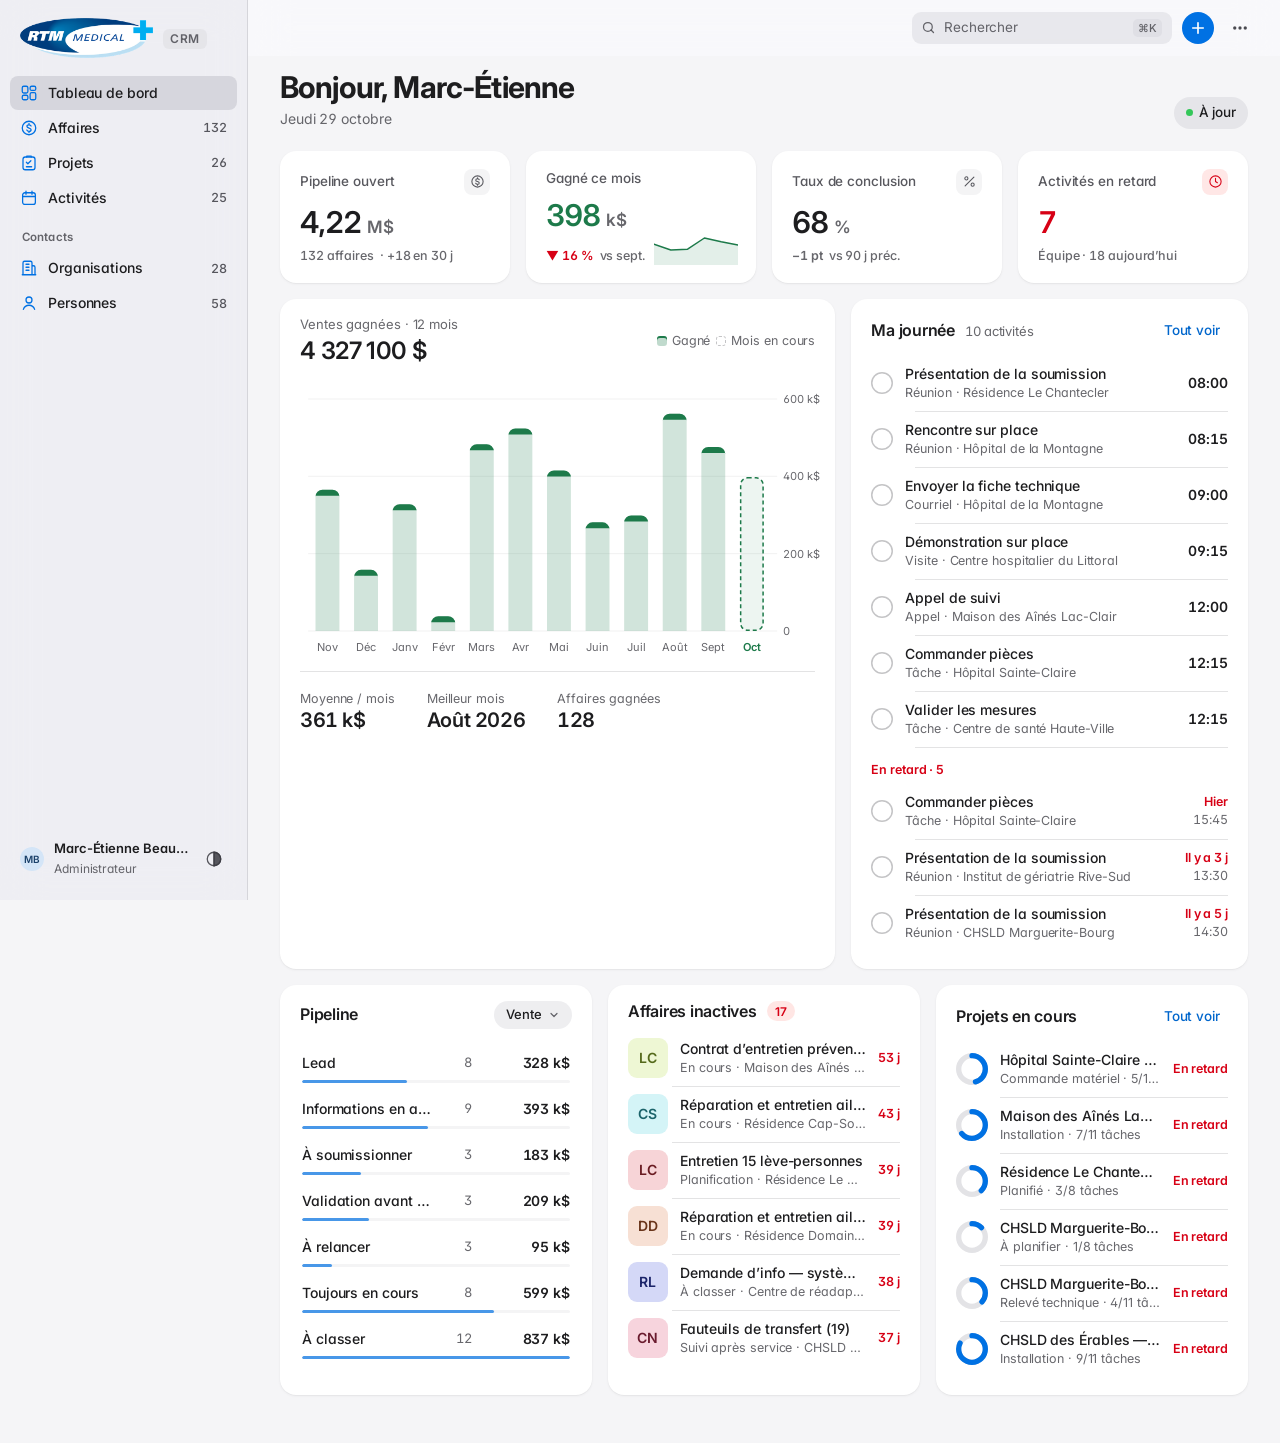
<file: index.html>
<!doctype html>
<html lang="fr-CA">
<head>
  <meta charset="utf-8">
  <meta name="viewport" content="width=device-width, initial-scale=1, viewport-fit=cover">
  <meta name="color-scheme" content="light dark">
  <meta name="theme-color" content="#f5f5f7" media="(prefers-color-scheme: light)">
  <meta name="theme-color" content="#000000" media="(prefers-color-scheme: dark)">
  <title>CRM RTM</title>
  <link rel="icon" href="data:image/svg+xml,%3Csvg xmlns='http://www.w3.org/2000/svg' viewBox='0 0 32 32'%3E%3Crect width='32' height='32' rx='8' fill='%230071e3'/%3E%3Cpath d='M16 9v14M9 16h14' stroke='white' stroke-width='3.5' stroke-linecap='round'/%3E%3C/svg%3E">
  <link rel="preconnect" href="https://fonts.googleapis.com">
  <link rel="stylesheet" href="https://fonts.googleapis.com/css2?family=Inter:opsz,wght@14..32,400..700&display=swap">
  <link rel="stylesheet" href="css/app.css">
</head>
<body>
  <div class="app" id="app"></div>
  <noscript>Le prototype CRM RTM nécessite JavaScript.</noscript>
  <script src="js/data.js"></script>
  <script src="js/app.js"></script>
</body>
</html>
</file>
<file: css/app.css>
/* CRM RTM — système visuel « Apple »
 * Base : railconfig/design-kit/APPLE.md (HIG, couleurs système, remplissages plutôt que contours)
 * + dashboard-design skill (KPI calmes, une couleur d'action, couleur réservée aux problèmes).
 * Écart assumé vs APPLE.md : cartes blanches avec ombre très douce sur fond gris groupé (macOS),
 * car le kanban a besoin de séparer des cartes rapprochées sans contours. */

:root {
  color-scheme: light;
  --bg: #f5f5f7;
  --side: rgba(236, 236, 241, 0.72);
  --surface: #ffffff;
  --surface-2: #f2f2f6;
  --surface-3: #e8e8ed;
  --fill: rgba(118, 118, 128, 0.12);
  --fill-2: rgba(118, 118, 128, 0.08);
  --fill-strong: rgba(118, 118, 128, 0.2);
  --sep: rgba(60, 60, 67, 0.14);
  --hair: rgba(0, 0, 0, 0.06);
  --ink: #1d1d1f;
  --ink-2: rgba(60, 60, 67, 0.78);
  --ink-3: rgba(60, 60, 67, 0.56);
  --ink-4: rgba(60, 60, 67, 0.3);
  --accent: #0071e3;
  --accent-ink: #0066cc;
  --on-accent: #ffffff;
  --ok: #248a3d;
  --ok-fill: #34c759;
  --warn: #b25000;
  --warn-fill: #ff9f0a;
  --danger: #d70015;
  --danger-fill: #ff3b30;
  --money: #1d7a4a;
  --purple: #8944ab;
  --tip: rgba(29, 29, 31, 0.94);
  --glass: rgba(250, 250, 252, 0.72);
  --glass-thick: rgba(255, 255, 255, 0.86);
  --glass-edge: rgba(0, 0, 0, 0.08);
  --blur: saturate(180%) blur(20px);
  --shadow-card: 0 0.5px 1px rgba(0, 0, 0, 0.05), 0 1px 3px rgba(0, 0, 0, 0.05);
  --shadow-lift: 0 2px 6px rgba(0, 0, 0, 0.06), 0 12px 28px -6px rgba(0, 0, 0, 0.14);
  --shadow-pop: 0 0 0 0.5px rgba(0, 0, 0, 0.08), 0 10px 40px -8px rgba(0, 0, 0, 0.22), 0 2px 8px rgba(0, 0, 0, 0.06);
  --shadow-sheet: 0 0 0 0.5px rgba(0, 0, 0, 0.06), 0 24px 80px -12px rgba(0, 0, 0, 0.3);
  --scrim: rgba(0, 0, 0, 0.18);

  --font: -apple-system, BlinkMacSystemFont, 'SF Pro Text', 'Inter', 'Segoe UI', system-ui, sans-serif;
  --font-display: -apple-system, BlinkMacSystemFont, 'SF Pro Display', 'Inter Display', 'Inter', 'Segoe UI', system-ui, sans-serif;
  --mono: ui-monospace, 'SF Mono', SFMono-Regular, Menlo, monospace;

  --r-sheet: 22px;
  --r-card: 16px;
  --r-ctl: 10px;
  --r-sm: 8px;
  --ease: cubic-bezier(0.16, 1, 0.3, 1);
  --spring: cubic-bezier(0.34, 1.4, 0.64, 1);
  --side-w: 248px;
  --bar-h: 56px;
}

@media (prefers-color-scheme: dark) {
  :root:not([data-theme='light']) {
    color-scheme: dark;
    --bg: #000000; --side: rgba(28, 28, 30, 0.72); --surface: #1c1c1e; --surface-2: #2c2c2e; --surface-3: #3a3a3c;
    --fill: rgba(118, 118, 128, 0.24); --fill-2: rgba(118, 118, 128, 0.16); --fill-strong: rgba(118, 118, 128, 0.34);
    --sep: rgba(84, 84, 88, 0.6); --hair: rgba(255, 255, 255, 0.07);
    --ink: #f5f5f7; --ink-2: rgba(235, 235, 245, 0.72); --ink-3: rgba(235, 235, 245, 0.5); --ink-4: rgba(235, 235, 245, 0.24);
    --accent: #0a84ff; --accent-ink: #409cff; --ok: #30d158; --ok-fill: #30d158; --warn: #ff9f0a; --warn-fill: #ff9f0a;
    --danger: #ff453a; --danger-fill: #ff453a; --money: #30d158; --purple: #bf5af2; --tip: rgba(58, 58, 60, 0.96);
    --glass: rgba(22, 22, 24, 0.72); --glass-thick: rgba(44, 44, 46, 0.86); --glass-edge: rgba(255, 255, 255, 0.1);
    --shadow-card: 0 0 0 0.5px rgba(255, 255, 255, 0.06); --shadow-lift: 0 0 0 0.5px rgba(255, 255, 255, 0.1), 0 16px 32px -8px rgba(0, 0, 0, 0.6);
    --shadow-pop: 0 0 0 0.5px rgba(255, 255, 255, 0.12), 0 16px 48px -8px rgba(0, 0, 0, 0.7);
    --shadow-sheet: 0 0 0 0.5px rgba(255, 255, 255, 0.1), 0 24px 80px -12px rgba(0, 0, 0, 0.8); --scrim: rgba(0, 0, 0, 0.5);
  }
}
:root[data-theme='dark'] {
  color-scheme: dark;
  --bg: #000000; --side: rgba(28, 28, 30, 0.72); --surface: #1c1c1e; --surface-2: #2c2c2e; --surface-3: #3a3a3c;
  --fill: rgba(118, 118, 128, 0.24); --fill-2: rgba(118, 118, 128, 0.16); --fill-strong: rgba(118, 118, 128, 0.34);
  --sep: rgba(84, 84, 88, 0.6); --hair: rgba(255, 255, 255, 0.07);
  --ink: #f5f5f7; --ink-2: rgba(235, 235, 245, 0.72); --ink-3: rgba(235, 235, 245, 0.5); --ink-4: rgba(235, 235, 245, 0.24);
  --accent: #0a84ff; --accent-ink: #409cff; --ok: #30d158; --ok-fill: #30d158; --warn: #ff9f0a; --warn-fill: #ff9f0a;
  --danger: #ff453a; --danger-fill: #ff453a; --money: #30d158; --purple: #bf5af2; --tip: rgba(58, 58, 60, 0.96);
  --glass: rgba(22, 22, 24, 0.72); --glass-thick: rgba(44, 44, 46, 0.86); --glass-edge: rgba(255, 255, 255, 0.1);
  --shadow-card: 0 0 0 0.5px rgba(255, 255, 255, 0.06); --shadow-lift: 0 0 0 0.5px rgba(255, 255, 255, 0.1), 0 16px 32px -8px rgba(0, 0, 0, 0.6);
  --shadow-pop: 0 0 0 0.5px rgba(255, 255, 255, 0.12), 0 16px 48px -8px rgba(0, 0, 0, 0.7);
  --shadow-sheet: 0 0 0 0.5px rgba(255, 255, 255, 0.1), 0 24px 80px -12px rgba(0, 0, 0, 0.8); --scrim: rgba(0, 0, 0, 0.5);
}

*, *::before, *::after { box-sizing: border-box; }
html { -webkit-text-size-adjust: 100%; }
body {
  margin: 0; background: var(--bg); color: var(--ink);
  font: 400 14px/1.43 var(--font); letter-spacing: -0.006em;
  -webkit-font-smoothing: antialiased; -moz-osx-font-smoothing: grayscale;
  font-feature-settings: 'cv11', 'ss01'; /* Inter : formes plus proches de SF */
}
button, input, select, textarea { font: inherit; color: inherit; letter-spacing: inherit; }
button { cursor: pointer; background: none; border: 0; padding: 0; }
a { color: var(--accent-ink); text-decoration: none; }
.num, .tab { font-variant-numeric: tabular-nums; }
svg.i { width: 18px; height: 18px; flex: none; stroke: currentColor; fill: none; stroke-width: 1.7; stroke-linecap: round; stroke-linejoin: round; }
.sr { position: absolute; width: 1px; height: 1px; overflow: hidden; clip: rect(0 0 0 0); white-space: nowrap; }
:focus-visible { outline: 3px solid color-mix(in srgb, var(--accent) 45%, transparent); outline-offset: 2px; border-radius: 8px; }

/* ———————————————————————— Shell ———————————————————————— */
.app { display: grid; grid-template-columns: var(--side-w) minmax(0, 1fr); min-height: 100vh; min-height: 100dvh; }
.side {
  position: sticky; top: 0; height: 100vh; height: 100dvh; display: flex; flex-direction: column;
  padding: 14px 10px 12px; background: var(--side); -webkit-backdrop-filter: var(--blur); backdrop-filter: var(--blur);
  border-right: 0.5px solid var(--sep); z-index: 20;
}
.brand { display: flex; align-items: center; gap: 10px; padding: 6px 10px 18px; }
.brand-mark {
  width: 30px; height: 30px; border-radius: 8px; display: grid; place-items: center; flex: none;
  background: linear-gradient(180deg, #2b8cff, #0062d6); box-shadow: inset 0 0.5px 0 rgba(255, 255, 255, 0.4), 0 1px 2px rgba(0, 60, 140, 0.3);
}
.brand-mark svg { width: 16px; height: 16px; stroke: #fff; stroke-width: 3; stroke-linecap: round; }
.brand b { display: block; font: 600 15px/1.1 var(--font-display); letter-spacing: -0.02em; }
.brand span { font-size: 12px; color: var(--ink-3); }
.side-label { font-size: 11.5px; font-weight: 600; color: var(--ink-3); padding: 14px 12px 6px; letter-spacing: 0.01em; }
.nav { display: flex; flex-direction: column; gap: 1px; }
.nav a {
  display: flex; align-items: center; gap: 10px; height: 34px; padding: 0 10px; border-radius: 8px;
  color: var(--ink); font-size: 14px; font-weight: 500; transition: background 0.15s;
}
.nav a svg.i { color: var(--accent); width: 18px; height: 18px; }
.nav a:hover { background: var(--fill-2); }
.nav a[aria-current='page'] { background: var(--fill-strong); }
.nav a .count { margin-left: auto; font-size: 12.5px; color: var(--ink-3); font-weight: 500; font-variant-numeric: tabular-nums; }
.side-foot { margin-top: auto; display: flex; align-items: center; gap: 10px; padding: 10px; border-radius: 12px; }
.side-foot .who { min-width: 0; }
.side-foot .who b { display: block; font-size: 13px; font-weight: 600; white-space: nowrap; overflow: hidden; text-overflow: ellipsis; }
.side-foot .who span { font-size: 12px; color: var(--ink-3); }
.side-foot .icon-btn { margin-left: auto; }

.main { min-width: 0; display: flex; flex-direction: column; }
.bar {
  position: sticky; top: 0; z-index: 15; height: var(--bar-h); display: flex; align-items: center; gap: 10px;
  padding: 0 24px; background: var(--glass); -webkit-backdrop-filter: var(--blur); backdrop-filter: var(--blur);
  border-bottom: 0.5px solid transparent; transition: border-color 0.2s;
}
.bar.scrolled { border-bottom-color: var(--sep); }
.bar-title { font: 600 15px/1 var(--font-display); letter-spacing: -0.015em; opacity: 0; transform: translateY(4px); transition: opacity 0.2s, transform 0.25s var(--ease); white-space: nowrap; overflow: hidden; text-overflow: ellipsis; }
.bar.scrolled .bar-title { opacity: 1; transform: none; }
.bar .spacer { flex: 1; }
.search {
  position: relative; display: flex; align-items: center; width: 260px; height: 32px; border-radius: 9px; background: var(--fill);
  padding: 0 10px 0 30px; transition: width 0.3s var(--ease), background 0.2s;
}
.search svg.i { position: absolute; left: 9px; width: 15px; height: 15px; color: var(--ink-3); stroke-width: 2; }
.search input { border: 0; outline: 0; background: none; width: 100%; font-size: 13.5px; }
.search input::placeholder { color: var(--ink-3); }
.search kbd { font: 500 11px var(--font); color: var(--ink-3); background: var(--fill-2); border-radius: 5px; padding: 2px 5px; }
.search:focus-within { background: var(--surface); box-shadow: 0 0 0 3.5px color-mix(in srgb, var(--accent) 30%, transparent), 0 0 0 0.5px var(--accent); }

.content { padding: 8px 32px 48px; max-width: 1680px; width: 100%; }
.content.wide { max-width: none; }
.page-head { display: flex; align-items: flex-end; gap: 16px; flex-wrap: wrap; margin: 6px 0 22px; }
.page-head h1 { margin: 0; font: 700 30px/1.15 var(--font-display); letter-spacing: -0.028em; }
.page-head .sub { color: var(--ink-3); font-size: 14px; margin-top: 4px; font-variant-numeric: tabular-nums; }
.page-head .tools { margin-left: auto; display: flex; align-items: center; gap: 8px; flex-wrap: wrap; }

/* ———————————————————————— Contrôles ———————————————————————— */
.btn {
  display: inline-flex; align-items: center; justify-content: center; gap: 6px; height: 32px; padding: 0 14px;
  border-radius: 999px; background: var(--fill); color: var(--ink); font-size: 13.5px; font-weight: 500; white-space: nowrap;
  transition: transform 0.12s, background 0.15s, opacity 0.15s;
}
.btn:hover { background: var(--fill-strong); }
.btn:active { transform: scale(0.97); }
.btn svg.i { width: 16px; height: 16px; stroke-width: 2; }
.btn.primary { background: var(--accent); color: var(--on-accent); }
.btn.primary:hover { background: color-mix(in srgb, var(--accent) 88%, #000); }
.btn.ok { background: color-mix(in srgb, var(--ok-fill) 16%, transparent); color: var(--ok); }
.btn.ok:hover { background: color-mix(in srgb, var(--ok-fill) 24%, transparent); }
.btn.danger { background: color-mix(in srgb, var(--danger-fill) 12%, transparent); color: var(--danger); }
.btn.danger:hover { background: color-mix(in srgb, var(--danger-fill) 20%, transparent); }
.btn.plain { background: none; color: var(--accent-ink); padding: 0 8px; }
.btn.plain:hover { background: var(--fill-2); }
.btn.lg { height: 40px; padding: 0 20px; font-size: 15px; }
.icon-btn {
  width: 32px; height: 32px; border-radius: 999px; display: inline-grid; place-items: center; color: var(--ink-2);
  transition: background 0.15s, transform 0.12s;
}
.icon-btn:hover { background: var(--fill); color: var(--ink); }
.icon-btn:active { transform: scale(0.94); }

.seg { display: inline-flex; padding: 2px; border-radius: 9px; background: var(--fill); position: relative; min-width: 0; }
.seg button {
  position: relative; z-index: 1; height: 28px; padding: 0 14px; border-radius: 7px; font-size: 13px; font-weight: 500;
  color: var(--ink); white-space: nowrap; overflow: hidden; text-overflow: ellipsis; min-width: 0; display: inline-flex; align-items: center; gap: 6px;
}
.seg button svg.i { width: 15px; height: 15px; }
.seg button[aria-pressed='true'] { background: var(--surface); box-shadow: 0 1px 3px rgba(0, 0, 0, 0.1), 0 0 0 0.5px rgba(0, 0, 0, 0.04); font-weight: 600; }
:root[data-theme='dark'] .seg button[aria-pressed='true'] { background: #636366; }
@media (prefers-color-scheme: dark) { :root:not([data-theme='light']) .seg button[aria-pressed='true'] { background: #636366; } }

.pill {
  display: inline-flex; align-items: center; gap: 6px; height: 32px; padding: 0 12px 0 12px; border-radius: 999px;
  background: var(--fill); font-size: 13.5px; font-weight: 500; white-space: nowrap; transition: background 0.15s;
}
.pill:hover { background: var(--fill-strong); }
.pill .chev { width: 12px; height: 12px; color: var(--ink-3); stroke-width: 2.4; }
.pill .dot { width: 7px; height: 7px; border-radius: 50%; background: var(--ok-fill); }

.badge {
  display: inline-flex; align-items: center; gap: 4px; height: 20px; padding: 0 8px; border-radius: 999px;
  font-size: 12px; font-weight: 600; white-space: nowrap; background: var(--fill); color: var(--ink-2);
}
.badge.ok { background: color-mix(in srgb, var(--ok-fill) 16%, transparent); color: var(--ok); }
.badge.warn { background: color-mix(in srgb, var(--warn-fill) 18%, transparent); color: var(--warn); }
.badge.danger { background: color-mix(in srgb, var(--danger-fill) 13%, transparent); color: var(--danger); }
.badge.accent { background: color-mix(in srgb, var(--accent) 12%, transparent); color: var(--accent-ink); }
.badge.purple { background: color-mix(in srgb, var(--purple) 13%, transparent); color: var(--purple); }
.badge svg.i { width: 12px; height: 12px; stroke-width: 2.4; }

.avatar {
  --h: 211; width: 24px; height: 24px; border-radius: 50%; flex: none; display: inline-grid; place-items: center;
  font-size: 10px; font-weight: 600; letter-spacing: 0.01em; color: hsl(var(--h) 55% 32%); background: hsl(var(--h) 70% 90%);
}
:root[data-theme='dark'] .avatar { color: hsl(var(--h) 80% 82%); background: hsl(var(--h) 35% 28%); }
@media (prefers-color-scheme: dark) { :root:not([data-theme='light']) .avatar { color: hsl(var(--h) 80% 82%); background: hsl(var(--h) 35% 28%); } }
.avatar.lg { width: 40px; height: 40px; font-size: 14px; }
.avatar.xl { width: 56px; height: 56px; font-size: 19px; }
.avatar.sq { border-radius: 9px; }
.avatar.xl.sq { border-radius: 14px; }

.card { background: var(--surface); border-radius: var(--r-card); box-shadow: var(--shadow-card); }
.card-head { display: flex; align-items: center; gap: 10px; padding: 16px 20px 6px; }
.card-head h2 { margin: 0; font: 600 16px/1.3 var(--font-display); letter-spacing: -0.015em; }
.card-head .meta { color: var(--ink-3); font-size: 13px; }
.card-head .end { margin-left: auto; display: flex; gap: 6px; align-items: center; }
.card-body { padding: 8px 20px 18px; }

/* ———————————————————————— Tableau de bord ———————————————————————— */
.kpis { display: grid; grid-template-columns: repeat(4, minmax(0, 1fr)); gap: 16px; margin-bottom: 16px; }
.kpi { padding: 18px 20px 18px; position: relative; display: flex; flex-direction: column; gap: 2px; min-height: 128px; }
.kpi .lbl { display: flex; align-items: center; gap: 8px; color: var(--ink-2); font-size: 13.5px; font-weight: 500; }
.kpi .lbl .ico { width: 26px; height: 26px; border-radius: 8px; display: grid; place-items: center; background: var(--fill-2); color: var(--ink-2); margin-left: auto; }
.kpi .lbl .ico svg.i { width: 15px; height: 15px; }
.kpi .val { font: 600 30px/1.15 var(--font-display); letter-spacing: -0.03em; margin-top: 8px; font-variant-numeric: tabular-nums; }
.kpi .val small { font-size: 17px; font-weight: 600; color: var(--ink-3); margin-left: 1px; letter-spacing: -0.01em; }
.kpi .delta { font-size: 12.5px; font-weight: 500; color: var(--ink-3); font-variant-numeric: tabular-nums; margin-top: auto; padding-top: 6px; display: flex; align-items: center; gap: 6px; }
.delta .up { color: var(--ok); font-weight: 600; }
.delta .down { color: var(--danger); font-weight: 600; }
.delta .flat { color: var(--ink-3); font-weight: 600; }
.kpi .spark { position: absolute; right: 18px; bottom: 18px; width: 84px; height: 30px; }

.grid-2 { display: grid; grid-template-columns: minmax(0, 7fr) minmax(0, 5fr); gap: 16px; margin-bottom: 16px; }
.grid-3 { display: grid; grid-template-columns: repeat(3, minmax(0, 1fr)); gap: 16px; }

.chart { position: relative; height: 268px; margin-top: 8px; touch-action: pan-y; }
.chart svg { width: 100%; height: 100%; overflow: visible; display: block; }
.chart .axis { font-size: 11px; fill: var(--ink-3); font-variant-numeric: tabular-nums; }
.chart .grid { stroke: var(--sep); stroke-width: 0.5; }
.chart .bar-fill { fill: color-mix(in srgb, var(--money) 20%, transparent); transition: fill 0.15s; }
.chart .bar-cap { fill: var(--money); }
.chart .bcol:hover .bar-fill, .chart .bcol.on .bar-fill { fill: color-mix(in srgb, var(--money) 34%, transparent); }
.chart .bcol .hit { fill: transparent; }
.chart .bcol.on .colring { stroke: var(--ink-4); }
.chart .prev { fill: none; stroke: var(--ink-4); stroke-width: 1.5; stroke-dasharray: 3 4; }
.chart-sum { display: flex; gap: 32px; padding: 18px 0 2px; margin-top: 14px; border-top: 0.5px solid var(--sep); flex-wrap: wrap; }
.chart-sum div { display: flex; flex-direction: column; }
.chart-sum span { font-size: 12.5px; color: var(--ink-3); }
.chart-sum b { font: 600 20px/1.2 var(--font-display); letter-spacing: -0.02em; font-variant-numeric: tabular-nums; }
.legend { display: flex; gap: 14px; font-size: 12.5px; color: var(--ink-3); align-items: center; }
.legend i { display: inline-block; width: 10px; height: 10px; border-radius: 3px; margin-right: 5px; vertical-align: -1px; }

.rank { list-style: none; margin: 0; padding: 0; }
.rank li { position: relative; display: flex; align-items: center; gap: 10px; height: 46px; padding: 0 2px 6px; font-size: 14px; cursor: pointer; border-radius: 8px; }
.rank li:hover .rk-name { color: var(--accent-ink); }
.rank .rk-name { flex: 1; min-width: 0; overflow: hidden; text-overflow: ellipsis; white-space: nowrap; font-weight: 500; transition: color 0.15s; }
.rank .rk-n { color: var(--ink-3); font-size: 13px; width: 28px; text-align: right; font-variant-numeric: tabular-nums; }
.rank .rk-v { font-variant-numeric: tabular-nums; font-weight: 600; width: 88px; text-align: right; }
.rank .track { position: absolute; left: 2px; right: 2px; bottom: 6px; height: 3px; border-radius: 3px; background: var(--fill-2); overflow: hidden; }
.rank .track i { display: block; height: 100%; border-radius: 3px; background: color-mix(in srgb, var(--accent) 70%, transparent); transition: width 0.6s var(--ease); }
.rank li:hover .track i { background: var(--accent); }
.rank .track i.warn { background: var(--warn-fill); }

.rows { list-style: none; margin: 0; padding: 0; }
.rows > li { position: relative; display: flex; align-items: center; gap: 12px; min-height: 56px; padding: 8px 0; cursor: pointer; }
.rows > li + li::before { content: ''; position: absolute; top: 0; left: 44px; right: 0; height: 0.5px; background: var(--sep); }
.rows .r-main { flex: 1; min-width: 0; }
.rows .r-main b { display: block; font-weight: 500; font-size: 14px; white-space: nowrap; overflow: hidden; text-overflow: ellipsis; }
.rows .r-main span { display: block; color: var(--ink-3); font-size: 12.5px; white-space: nowrap; overflow: hidden; text-overflow: ellipsis; }
.rows .r-end { text-align: right; font-size: 12.5px; color: var(--ink-3); white-space: nowrap; font-variant-numeric: tabular-nums; }
.rows .r-end.late { color: var(--danger); font-weight: 600; }
.rows li:hover .r-main b { color: var(--accent-ink); }
.act-ico { width: 32px; height: 32px; border-radius: 50%; display: grid; place-items: center; background: var(--fill-2); color: var(--ink-2); flex: none; }
.act-ico svg.i { width: 16px; height: 16px; }
.act-ico.late { background: color-mix(in srgb, var(--danger-fill) 12%, transparent); color: var(--danger); }
.check {
  width: 22px; height: 22px; border-radius: 50%; flex: none; display: grid; place-items: center;
  box-shadow: inset 0 0 0 1.5px var(--ink-4); transition: background 0.2s, box-shadow 0.2s, transform 0.15s var(--spring);
}
.check svg { width: 12px; height: 12px; stroke: #fff; stroke-width: 3; fill: none; opacity: 0; transform: scale(0.6); transition: 0.2s var(--spring); }
.check:hover { box-shadow: inset 0 0 0 1.5px var(--accent); }
.check.on { background: var(--accent); box-shadow: none; }
.check.on svg { opacity: 1; transform: none; }
.check:active { transform: scale(0.88); }

.funnel { display: flex; flex-direction: column; gap: 6px; }

/* ———————————————————————— Kanban ———————————————————————— */
.board-wrap { margin: 0 -32px; padding: 0 32px; overflow-x: auto; overscroll-behavior-x: contain; scroll-padding: 0 32px; scrollbar-width: thin; }
.board { display: grid; grid-auto-flow: column; grid-auto-columns: minmax(272px, 1fr); gap: 12px; padding-bottom: 24px; min-height: calc(100dvh - 210px); }
.col { display: flex; flex-direction: column; min-width: 0; border-radius: 18px; background: var(--fill-2); padding: 4px; transition: background 0.2s, box-shadow 0.2s; }
.col.drop { background: color-mix(in srgb, var(--accent) 9%, transparent); box-shadow: inset 0 0 0 1.5px color-mix(in srgb, var(--accent) 35%, transparent); }
.col-head { padding: 12px 12px 10px; }
.col-head .t { display: flex; align-items: center; gap: 8px; }
.col-head h3 { margin: 0; font-size: 13.5px; font-weight: 600; letter-spacing: -0.01em; white-space: nowrap; overflow: hidden; text-overflow: ellipsis; }
.col-head .n { font-size: 12px; font-weight: 600; color: var(--ink-3); background: var(--fill); border-radius: 999px; padding: 1px 7px; font-variant-numeric: tabular-nums; }
.col-head .sum { font-size: 13px; color: var(--ink-3); margin-top: 3px; font-variant-numeric: tabular-nums; }
.col-head .meter { height: 3px; border-radius: 3px; background: var(--fill); margin-top: 10px; overflow: hidden; }
.col-head .meter i { display: block; height: 100%; background: color-mix(in srgb, var(--accent) 60%, transparent); border-radius: 3px; }
.col-body { display: flex; flex-direction: column; gap: 6px; padding: 2px 0 6px; flex: 1; min-height: 60px; }
.col-add { height: 34px; border-radius: 12px; color: var(--ink-3); font-size: 13px; font-weight: 500; display: flex; align-items: center; justify-content: center; gap: 6px; opacity: 0; transition: opacity 0.15s, background 0.15s; }
.col:hover .col-add { opacity: 1; }
.col-add:hover { background: var(--fill); color: var(--ink); }
.col-add svg.i { width: 15px; height: 15px; }

.dcard {
  background: var(--surface); border-radius: 13px; padding: 12px 13px 11px; box-shadow: var(--shadow-card);
  cursor: grab; user-select: none; position: relative; transition: box-shadow 0.2s, transform 0.2s var(--ease), opacity 0.2s;
}
.dcard:hover { box-shadow: var(--shadow-lift); }
.dcard:active { cursor: grabbing; }
.dcard.dragging { opacity: 0.35; transform: scale(0.98); }
.dcard.ghost { position: fixed; pointer-events: none; z-index: 1000; box-shadow: 0 24px 48px -12px rgba(0, 0, 0, 0.32), 0 0 0 0.5px rgba(0, 0, 0, 0.06); transform: rotate(2deg) scale(1.03); transition: none; }
.dcard .t { font-size: 14px; font-weight: 600; letter-spacing: -0.012em; line-height: 1.3; display: -webkit-box; -webkit-line-clamp: 2; -webkit-box-orient: vertical; overflow: hidden; }
.dcard .o { font-size: 12.5px; color: var(--ink-3); margin-top: 3px; white-space: nowrap; overflow: hidden; text-overflow: ellipsis; }
.dcard .f { display: flex; align-items: center; gap: 6px; margin-top: 10px; }
.dcard .v { font-size: 13.5px; font-weight: 600; font-variant-numeric: tabular-nums; }
.dcard .f .avatar { margin-left: auto; width: 22px; height: 22px; font-size: 9.5px; }
.dcard .labels { display: flex; gap: 4px; margin-bottom: 7px; }
.dcard .labels .badge { height: 18px; font-size: 11px; padding: 0 7px; }
.astat { width: 20px; height: 20px; border-radius: 50%; display: grid; place-items: center; }
.astat svg.i { width: 13px; height: 13px; stroke-width: 2.2; }
.astat.none { color: var(--warn); }
.astat.late { color: var(--danger); background: color-mix(in srgb, var(--danger-fill) 12%, transparent); }
.astat.today { color: var(--ok); background: color-mix(in srgb, var(--ok-fill) 14%, transparent); }
.astat.planned { color: var(--ink-3); }
.rot { font-size: 11.5px; font-weight: 600; color: var(--danger); }

/* Barre de résumé du pipeline */
.pl-summary { display: flex; gap: 22px; align-items: center; flex-wrap: wrap; color: var(--ink-3); font-size: 13px; margin: -10px 0 16px; font-variant-numeric: tabular-nums; }
.pl-summary b { color: var(--ink); font-weight: 600; }
.pl-summary .sep { width: 1px; height: 14px; background: var(--sep); }

/* ———————————————————————— Tableaux ———————————————————————— */
.table-card { overflow: hidden; }
.tbl-scroll { overflow-x: auto; }
table.tbl { width: 100%; border-collapse: separate; border-spacing: 0; font-size: 13.5px; }
.tbl th {
  text-align: left; font-weight: 500; font-size: 12.5px; color: var(--ink-3); padding: 12px 14px 10px; white-space: nowrap;
  border-bottom: 0.5px solid var(--sep); position: sticky; top: 0; background: var(--surface); cursor: pointer; user-select: none;
}
.tbl th:first-child, .tbl td:first-child { padding-left: 20px; }
.tbl th:last-child, .tbl td:last-child { padding-right: 20px; }
.tbl th .arr { display: inline-block; width: 10px; color: var(--accent); }
.tbl th.r, .tbl td.r { text-align: right; }
.tbl td { padding: 0 14px; height: 52px; border-bottom: 0.5px solid var(--sep); white-space: nowrap; font-variant-numeric: tabular-nums; }
.tbl tr:last-child td { border-bottom: 0; }
.tbl tbody tr { cursor: pointer; transition: background 0.12s; }
.tbl tbody tr:hover { background: var(--fill-2); }
.tbl .t-main { font-weight: 500; max-width: 260px; overflow: hidden; text-overflow: ellipsis; }
.tbl .muted { color: var(--ink-3); }
.tbl .who { display: inline-flex; align-items: center; gap: 8px; }
.tbl tfoot td { font-weight: 600; color: var(--ink-2); background: var(--surface-2); border-top: 0.5px solid var(--sep); height: 44px; }
.stage-dots { display: inline-flex; gap: 3px; vertical-align: middle; margin-right: 8px; }
.stage-dots i { width: 7px; height: 7px; border-radius: 50%; border-radius: 2px; background: var(--fill-strong); }
.stage-dots i.on { background: var(--accent); }

/* ———————————————————————— Prévisions ———————————————————————— */
.forecast { display: grid; grid-auto-flow: column; grid-auto-columns: minmax(250px, 1fr); gap: 12px; }
.fc-col .col-head .sum b { color: var(--ink); }

/* ———————————————————————— Chronologie (Gantt) ———————————————————————— */
.gantt { overflow-x: auto; }
.gantt-inner { min-width: 980px; position: relative; }
.g-row { display: grid; grid-template-columns: 300px 1fr; align-items: center; height: 52px; border-bottom: 0.5px solid var(--sep); }
.g-row.head { height: 40px; position: sticky; top: 0; z-index: 2; background: var(--surface); }
.g-name { padding: 0 16px 0 20px; min-width: 0; cursor: pointer; }
.g-name b { display: block; font-weight: 500; font-size: 13.5px; white-space: nowrap; overflow: hidden; text-overflow: ellipsis; }
.g-name span { display: block; font-size: 12px; color: var(--ink-3); white-space: nowrap; overflow: hidden; text-overflow: ellipsis; }
.g-track { position: relative; height: 100%; }
.g-month { position: absolute; top: 0; bottom: 0; border-left: 0.5px solid var(--sep); font-size: 12px; color: var(--ink-3); padding: 12px 0 0 8px; font-weight: 500; }
.g-bar {
  position: absolute; top: 14px; height: 24px; border-radius: 7px; background: color-mix(in srgb, var(--accent) 16%, var(--surface));
  overflow: hidden; cursor: pointer; display: flex; align-items: center; transition: filter 0.15s;
}
.g-bar:hover { filter: brightness(0.97) saturate(1.2); }
.g-bar i { position: absolute; inset: 0 auto 0 0; background: var(--accent); border-radius: 7px 0 0 7px; }
.g-bar span { position: relative; font-size: 11.5px; font-weight: 600; padding: 0 8px; color: var(--ink); white-space: nowrap; mix-blend-mode: normal; }
.g-bar i + span { color: var(--on-accent); }
.g-bar.risque { background: color-mix(in srgb, var(--danger-fill) 14%, var(--surface)); }
.g-bar.risque i { background: var(--danger-fill); }
.g-today { position: absolute; top: 0; bottom: 0; width: 2px; background: var(--danger-fill); z-index: 3; border-radius: 1px; pointer-events: none; }
.g-today::before { content: 'Auj.'; position: absolute; top: 4px; left: 50%; transform: translateX(-50%); font-size: 10.5px; font-weight: 700; color: #fff; background: var(--danger-fill); border-radius: 5px; padding: 1px 5px; }

/* Carte de projet */
.pcard .prog { display: flex; align-items: center; gap: 8px; margin-top: 10px; font-size: 12px; color: var(--ink-3); font-variant-numeric: tabular-nums; }
.ring { width: 18px; height: 18px; flex: none; transform: rotate(-90deg); }
.ring circle { fill: none; stroke-width: 3; }
.ring .bg { stroke: var(--fill-strong); }
.ring .fg { stroke: var(--accent); stroke-linecap: round; transition: stroke-dashoffset 0.6s var(--ease); }
.ring.done .fg { stroke: var(--ok-fill); }
.pcard .dates { font-size: 12px; color: var(--ink-3); margin-top: 3px; font-variant-numeric: tabular-nums; }
.pcard .dates.late { color: var(--danger); font-weight: 600; }

/* ———————————————————————— Feuille / inspecteur ———————————————————————— */
.scrim { position: fixed; inset: 0; background: var(--scrim); z-index: 50; opacity: 0; transition: opacity 0.3s; }
.scrim.on { opacity: 1; }
.sheet {
  position: fixed; top: 10px; right: 10px; bottom: 10px; width: min(560px, calc(100vw - 20px)); z-index: 60;
  background: var(--surface); border-radius: var(--r-sheet); box-shadow: var(--shadow-sheet);
  display: flex; flex-direction: column; overflow: hidden;
  transform: translateX(calc(100% + 24px)); transition: transform 0.45s var(--ease);
}
.sheet.on { transform: none; }
.sheet-top { display: flex; align-items: center; gap: 6px; padding: 12px 12px 0 16px; }
.sheet-top .crumb { font-size: 13px; color: var(--ink-3); flex: 1; min-width: 0; white-space: nowrap; overflow: hidden; text-overflow: ellipsis; }
.sheet-scroll { overflow-y: auto; flex: 1; padding: 8px 24px 28px; overscroll-behavior: contain; }
.sheet h2 { font: 700 24px/1.2 var(--font-display); letter-spacing: -0.025em; margin: 6px 0 4px; }
.sheet .lead { color: var(--ink-3); font-size: 14px; display: flex; align-items: center; gap: 6px; flex-wrap: wrap; }
.sheet .bigval { font: 600 28px/1.2 var(--font-display); letter-spacing: -0.025em; font-variant-numeric: tabular-nums; margin-top: 16px; }
.sheet .actions { display: flex; gap: 8px; margin-top: 16px; flex-wrap: wrap; }
.stagebar { display: flex; gap: 3px; margin: 20px 0 6px; }
.stagebar button { flex: 1; height: 28px; border-radius: 6px; background: var(--fill); font-size: 0; position: relative; transition: background 0.2s; }
.stagebar button:first-child { border-radius: 9px 4px 4px 9px; }
.stagebar button:last-child { border-radius: 4px 9px 9px 4px; }
.stagebar button.on { background: color-mix(in srgb, var(--accent) 75%, transparent); }
.stagebar button.cur { background: var(--accent); }
.stagebar button:hover { background: color-mix(in srgb, var(--accent) 50%, transparent); }
.stagebar-lbl { display: flex; justify-content: space-between; font-size: 12.5px; color: var(--ink-3); }
.stagebar-lbl b { color: var(--ink); font-weight: 600; }
.group { background: var(--surface-2); border-radius: 14px; margin-top: 20px; }
.group-h { font-size: 13px; color: var(--ink-3); margin: 24px 4px 8px; display: flex; align-items: center; }
.group-h .end { margin-left: auto; }
.group + .group-h, .group-h:first-child { margin-top: 24px; }
.group .g-h-in { margin-top: 0; }
.kv { display: flex; align-items: center; min-height: 44px; padding: 10px 16px; gap: 12px; position: relative; font-size: 14px; }
.kv + .kv::before { content: ''; position: absolute; top: 0; left: 16px; right: 0; height: 0.5px; background: var(--sep); }
.kv .k { color: var(--ink-2); flex: none; width: 140px; }
.kv .v { flex: 1; min-width: 0; text-align: right; font-weight: 500; font-variant-numeric: tabular-nums; overflow: hidden; text-overflow: ellipsis; white-space: nowrap; }
.kv .v a { font-weight: 500; }
.kv.link { cursor: pointer; }
.kv.link:hover { background: var(--fill-2); }
.kv .chev { width: 14px; height: 14px; color: var(--ink-4); stroke-width: 2.4; }
.timeline { list-style: none; margin: 0; padding: 4px 0; }
.timeline li { display: flex; gap: 12px; padding: 10px 16px; position: relative; font-size: 14px; align-items: flex-start; }
.timeline li + li::before { content: ''; position: absolute; top: 0; left: 60px; right: 0; height: 0.5px; background: var(--sep); }
.timeline .tl-main { flex: 1; min-width: 0; }
.timeline .tl-main b { font-weight: 500; display: block; }
.timeline .tl-main span { color: var(--ink-3); font-size: 12.5px; }
.timeline .tl-main p { margin: 4px 0 0; color: var(--ink-2); line-height: 1.5; }
.timeline .done b { color: var(--ink-3); text-decoration: line-through; text-decoration-color: var(--ink-4); }
.composer { display: flex; gap: 8px; padding: 10px; }
.composer textarea {
  flex: 1; resize: none; min-height: 40px; max-height: 140px; border: 0; outline: 0; border-radius: 10px; padding: 10px 12px;
  background: var(--surface); font-size: 14px; line-height: 1.4; box-shadow: 0 0 0 0.5px var(--sep);
}
.composer textarea:focus { box-shadow: 0 0 0 3.5px color-mix(in srgb, var(--accent) 30%, transparent), 0 0 0 0.5px var(--accent); }
.tabs-in { margin-top: 24px; }

/* ———————————————————————— Popover / menu ———————————————————————— */
.pop {
  position: fixed; z-index: 80; min-width: 220px; max-width: 320px; padding: 6px; border-radius: 14px;
  background: var(--glass-thick); -webkit-backdrop-filter: var(--blur); backdrop-filter: var(--blur);
  box-shadow: var(--shadow-pop); transform-origin: top left; animation: pop-in 0.2s var(--ease);
  max-height: min(70vh, 480px); overflow-y: auto;
}
@keyframes pop-in { from { opacity: 0; transform: scale(0.96) translateY(-4px); } }
.pop .m-sec { font-size: 12px; color: var(--ink-3); font-weight: 600; padding: 8px 10px 4px; }
.pop button.m {
  display: flex; align-items: center; gap: 10px; width: 100%; height: 32px; padding: 0 10px; border-radius: 8px; font-size: 13.5px; text-align: left;
}
.pop button.m:hover { background: var(--accent); color: var(--on-accent); }
.pop button.m:hover .m-meta, .pop button.m:hover .m-check { color: var(--on-accent); }
.pop button.m .m-check { width: 14px; height: 14px; color: var(--accent-ink); stroke-width: 2.6; flex: none; }
.pop button.m .m-meta { margin-left: auto; color: var(--ink-3); font-size: 12.5px; font-variant-numeric: tabular-nums; }
.pop button.m .m-lbl { flex: 1; min-width: 0; white-space: nowrap; overflow: hidden; text-overflow: ellipsis; }
.pop hr { border: 0; height: 0.5px; background: var(--sep); margin: 5px 10px; }

/* ———————————————————————— Modale ———————————————————————— */
.modal-wrap { position: fixed; inset: 0; z-index: 70; display: grid; place-items: center; padding: 20px; }
.modal {
  width: min(520px, 100%); background: var(--surface); border-radius: var(--r-sheet); box-shadow: var(--shadow-sheet);
  animation: modal-in 0.35s var(--ease); max-height: calc(100dvh - 40px); display: flex; flex-direction: column;
}
@keyframes modal-in { from { opacity: 0; transform: scale(0.95) translateY(8px); } }
.modal-h { display: flex; align-items: center; padding: 18px 20px 4px; }
.modal-h h2 { margin: 0; font: 700 19px/1.3 var(--font-display); letter-spacing: -0.02em; flex: 1; }
.modal-b { padding: 12px 20px; overflow-y: auto; }
.modal-f { display: flex; justify-content: flex-end; gap: 8px; padding: 12px 20px 20px; }
.field { display: flex; flex-direction: column; gap: 6px; margin-bottom: 14px; }
.field label { font-size: 13px; color: var(--ink-2); font-weight: 500; }
.field input, .field select {
  height: 38px; border: 0; outline: 0; border-radius: 10px; padding: 0 12px; background: var(--surface-2); font-size: 15px;
  transition: box-shadow 0.15s; appearance: none; -webkit-appearance: none;
}
.field select { background-image: url("data:image/svg+xml,%3Csvg xmlns='http://www.w3.org/2000/svg' width='12' height='12' viewBox='0 0 24 24' fill='none' stroke='%238e8e93' stroke-width='3' stroke-linecap='round' stroke-linejoin='round'%3E%3Cpath d='m7 9 5 5 5-5'/%3E%3C/svg%3E"); background-repeat: no-repeat; background-position: right 12px center; padding-right: 32px; }
.field input:focus, .field select:focus { box-shadow: 0 0 0 3.5px color-mix(in srgb, var(--accent) 30%, transparent), 0 0 0 0.5px var(--accent); }
.field-row { display: grid; grid-template-columns: 1fr 1fr; gap: 12px; }

/* ———————————————————————— Toast / tooltip ———————————————————————— */
.toast {
  position: fixed; left: 50%; bottom: 28px; z-index: 90; transform: translate(-50%, 20px); opacity: 0; pointer-events: none;
  display: flex; align-items: center; gap: 10px; height: 44px; padding: 0 8px 0 16px; border-radius: 999px;
  background: var(--tip); color: #fff; font-size: 14px; font-weight: 500; box-shadow: 0 12px 32px -8px rgba(0, 0, 0, 0.35);
  -webkit-backdrop-filter: var(--blur); backdrop-filter: var(--blur); transition: transform 0.4s var(--spring), opacity 0.25s;
}
.toast.on { transform: translate(-50%, 0); opacity: 1; pointer-events: auto; }
.toast .ti { width: 20px; height: 20px; border-radius: 50%; background: var(--ok-fill); display: grid; place-items: center; }
.toast .ti svg { width: 12px; height: 12px; stroke: #fff; stroke-width: 3; fill: none; }
.toast button { color: #64b5ff; font-weight: 600; padding: 0 12px; height: 32px; border-radius: 999px; }
.toast button:hover { background: rgba(255, 255, 255, 0.1); }
.tip {
  position: fixed; z-index: 100; pointer-events: none; background: var(--tip); color: #fff; border-radius: 10px; padding: 8px 11px;
  font-size: 12px; box-shadow: 0 8px 24px -6px rgba(0, 0, 0, 0.3); opacity: 0; transition: opacity 0.12s; max-width: 260px;
}
.tip.on { opacity: 1; }
.tip b { display: block; font: 600 16px/1.25 var(--font-display); letter-spacing: -0.01em; font-variant-numeric: tabular-nums; }
.tip span { color: rgba(255, 255, 255, 0.66); }

.empty { text-align: center; padding: 56px 20px; color: var(--ink-3); }
.empty b { display: block; color: var(--ink); font-size: 17px; font-weight: 600; margin-bottom: 4px; }

.filter-chips { display: flex; gap: 6px; flex-wrap: wrap; margin: -8px 0 16px; }
.chip-x { display: inline-flex; align-items: center; gap: 4px; height: 28px; padding: 0 6px 0 12px; border-radius: 999px; background: color-mix(in srgb, var(--accent) 12%, transparent); color: var(--accent-ink); font-size: 13px; font-weight: 500; }
.chip-x button { width: 20px; height: 20px; border-radius: 50%; display: grid; place-items: center; }
.chip-x button:hover { background: color-mix(in srgb, var(--accent) 18%, transparent); }
.chip-x svg.i { width: 11px; height: 11px; stroke-width: 2.6; }

/* Organisation / personne : en-tête de fiche */
.ident { display: flex; gap: 14px; align-items: center; margin-top: 6px; }
.ident h2 { margin: 0; }
.mini-stats { display: grid; grid-template-columns: repeat(3, 1fr); gap: 8px; margin-top: 18px; }
.mini-stats div { background: var(--surface-2); border-radius: 12px; padding: 10px 12px; }
.mini-stats span { display: block; font-size: 12px; color: var(--ink-3); }
.mini-stats b { font: 600 18px/1.3 var(--font-display); letter-spacing: -0.02em; font-variant-numeric: tabular-nums; }
.int-note { display: flex; gap: 10px; align-items: center; padding: 12px 14px; border-radius: 12px; background: color-mix(in srgb, var(--accent) 8%, transparent); color: var(--ink-2); font-size: 13px; margin-top: 16px; }
.int-note svg.i { color: var(--accent); }

/* Barre d'onglets iPhone */
.tabbar { display: none; }
.mobile-only { display: none; }

/* ———————————————————————— Responsive ———————————————————————— */
@media (min-width: 1800px) {
  .content { max-width: 2040px; }
}
@media (max-width: 1240px) {
  .kpis { grid-template-columns: repeat(2, minmax(0, 1fr)); }
  .grid-2 { grid-template-columns: minmax(0, 1fr); }
  .grid-3 { grid-template-columns: repeat(2, minmax(0, 1fr)); }
  .search { width: 200px; }
}
@media (max-width: 1024px) {
  :root { --side-w: 72px; }
  .side { padding: 14px 10px; align-items: center; }
  .brand { padding: 6px 0 16px; }
  .brand > div, .side-label, .nav a .lbl, .nav a .count, .side-foot .who, .side-foot .icon-btn { display: none; }
  .nav a { width: 48px; justify-content: center; padding: 0; height: 40px; }
  .nav a svg.i { width: 20px; height: 20px; }
  .side-foot { padding: 6px; }
}
@media (max-width: 760px) {
  .app { grid-template-columns: minmax(0, 1fr); }
  .side { display: none; }
  .bar { padding: 0 16px; height: 52px; }
  .bar .search { display: none; }
  .content { padding: 4px 16px 112px; }
  .page-head { margin: 4px 0 16px; gap: 12px; }
  .page-head h1 { font-size: 30px; }
  .page-head .tools { margin-left: 0; width: 100%; }
  .page-head .tools .seg { flex: 1 1 100%; order: 5; }
  .page-head .tools .seg button { flex: 1; padding: 0 8px; }
  .page-head .tools .btn.primary { margin-left: auto; width: 32px; padding: 0; }
  .tbl .mobile-only { display: block; }
  .tbl .t-main { max-width: 56vw; overflow: hidden; text-overflow: ellipsis; }
  .tbl .who .t-main { display: block !important; }
  .hide-sm { display: none !important; }
  .mobile-only { display: inline-flex; }
  .kpis { gap: 10px; }
  .kpi { padding: 14px 14px; min-height: 112px; }
  .kpi .val { font-size: 24px; }
  .kpi .spark { display: none; }
  .kpi .lbl { font-size: 12.5px; }
  .kpi .lbl .ico { display: none; }
  .grid-3 { grid-template-columns: minmax(0, 1fr); }
  .card-head { padding: 14px 16px 4px; }
  .card-body { padding: 6px 16px 14px; }
  .chart { height: 190px; }
  .board-wrap { margin: 0 -16px; padding: 0 16px; scroll-snap-type: x mandatory; scroll-padding: 0 16px; }
  .board { grid-auto-columns: 84%; min-height: 0; }
  .col { scroll-snap-align: start; }
  .col-add { opacity: 1; }
  .forecast { grid-auto-columns: 84%; }
  .pl-summary { gap: 12px; margin-top: -6px; }
  .pl-summary .sep { display: none; }
  .sheet { top: auto; left: 0; right: 0; bottom: 0; width: 100%; height: calc(100dvh - 44px); border-radius: 22px 22px 0 0; transform: translateY(100%); }
  .sheet::before { content: ''; position: absolute; top: 6px; left: 50%; width: 36px; height: 5px; margin-left: -18px; border-radius: 3px; background: var(--fill-strong); }
  .sheet-scroll { padding: 8px 16px calc(24px + env(safe-area-inset-bottom)); }
  .kv .k { width: 110px; }
  .tbl .hide-sm { display: none; }
  .tbl td { height: 56px; }
  .field-row { grid-template-columns: 1fr; }
  .modal-wrap { align-items: end; padding: 0; }
  .modal { width: 100%; border-radius: 22px 22px 0 0; animation-name: sheet-up; }
  @keyframes sheet-up { from { transform: translateY(100%); } }
  .toast { bottom: calc(92px + env(safe-area-inset-bottom)); }
  .tabbar {
    display: grid; grid-template-columns: repeat(5, 1fr); position: fixed; left: 12px; right: 12px; bottom: calc(10px + env(safe-area-inset-bottom)); z-index: 40;
    height: 62px; border-radius: 31px; padding: 0 6px; background: var(--glass-thick); -webkit-backdrop-filter: var(--blur); backdrop-filter: var(--blur);
    box-shadow: 0 0 0 0.5px var(--glass-edge), 0 10px 30px -8px rgba(0, 0, 0, 0.2);
  }
  .tabbar a { display: flex; flex-direction: column; align-items: center; justify-content: center; gap: 2px; color: var(--ink-2); font-size: 10.5px; font-weight: 600; border-radius: 26px; margin: 6px 0; }
  .tabbar a svg.i { width: 22px; height: 22px; }
  .tabbar a[aria-current='page'] { color: var(--accent-ink); background: var(--fill-2); }
  .gantt-inner { min-width: 760px; }
  .g-row { grid-template-columns: 170px 1fr; }
}

@media (prefers-reduced-motion: reduce) {
  *, *::before, *::after { animation-duration: 0.01ms !important; transition-duration: 0.01ms !important; }
}

/* Cartes cliquables */
a.card { color: inherit; transition: box-shadow 0.2s, transform 0.2s var(--ease); }
a.card:hover { box-shadow: var(--shadow-lift); }
a.card:active { transform: scale(0.99); }

.ell { overflow: hidden; text-overflow: ellipsis; white-space: nowrap; }
@media (max-width: 1180px) { .hide-md { display: none !important; } }
@media (max-width: 760px) { .tbl .ell { max-width: 52vw !important; } }
@media (max-width: 760px) { .tbl .who .ell { max-width: 46vw !important; } }
@media (max-width: 760px) { .tbl th, .tbl td { padding-left: 10px; padding-right: 10px; } .tbl th:first-child, .tbl td:first-child { padding-left: 16px; } .tbl th:last-child, .tbl td:last-child { padding-right: 16px; } }

/* Zone Gagnée / Perdue pendant le glisser */
.dropbar {
  position: fixed; left: 50%; bottom: 24px; transform: translate(-50%, 160%); z-index: 900; display: flex; gap: 8px; padding: 8px;
  border-radius: 999px; background: var(--glass-thick); -webkit-backdrop-filter: var(--blur); backdrop-filter: var(--blur);
  box-shadow: var(--shadow-pop); transition: transform 0.4s var(--ease);
}
.dropbar.on { transform: translate(-50%, 0); }
.dz { display: flex; align-items: center; gap: 8px; height: 52px; padding: 0 30px; border-radius: 999px; font-size: 15px; font-weight: 600; transition: transform 0.2s var(--spring), background 0.15s, color 0.15s; }
.dz svg.i { stroke-width: 2.4; }
.dz.lost { color: var(--danger); background: color-mix(in srgb, var(--danger-fill) 12%, transparent); }
.dz.won { color: var(--ok); background: color-mix(in srgb, var(--ok-fill) 16%, transparent); }
.dz.over { transform: scale(1.08); color: #fff; }
.dz.lost.over { background: var(--danger-fill); }
.dz.won.over { background: var(--ok-fill); }
@media (max-width: 760px) { .dropbar { bottom: calc(84px + env(safe-area-inset-bottom)); } .dz { padding: 0 24px; } }
.lnk { color: var(--accent-ink); cursor: pointer; }
.lnk:hover { text-decoration: underline; text-underline-offset: 3px; }

.search input::-webkit-search-cancel-button { -webkit-appearance: none; }
.search:focus-within kbd, .search input:not(:placeholder-shown) + kbd { display: none; }
.pop button.m svg.i:not(.m-check) { width: 16px; height: 16px; color: var(--ink-3); }
.pop button.m:hover svg.i { color: var(--on-accent); }

/* Champ date + calendrier */
.datefield { height: 38px; border-radius: 10px; background: var(--surface-2); display: flex; align-items: center; gap: 8px; padding: 0 12px; font-size: 15px; text-align: left; transition: box-shadow 0.15s; }
.datefield svg.i { width: 16px; height: 16px; color: var(--accent-ink); }
.datefield:focus-visible { outline: 0; box-shadow: 0 0 0 3.5px color-mix(in srgb, var(--accent) 30%, transparent), 0 0 0 0.5px var(--accent); }
.pop.cal { z-index: 120; width: 296px; padding: 12px; }
.cal-h { display: flex; align-items: center; gap: 2px; padding: 0 0 8px 6px; }
.cal-h b { flex: 1; font-size: 15px; font-weight: 600; letter-spacing: -0.01em; }
.cal-h .icon-btn { width: 30px; height: 30px; color: var(--accent-ink); }
.cal-h svg.i { width: 16px; height: 16px; stroke-width: 2.2; }
svg.i.flip { transform: scaleX(-1); }
.cal-w, .cal-g { display: grid; grid-template-columns: repeat(7, 1fr); text-align: center; }
.cal-w span { font-size: 11px; font-weight: 600; color: var(--ink-3); padding-bottom: 4px; }
.cal-g button { height: 36px; border-radius: 50%; font-size: 14px; font-variant-numeric: tabular-nums; position: relative; aspect-ratio: 1; margin: 1px auto; width: 36px; }
.cal-g button:hover { background: var(--fill); }
.cal-g button.out { color: var(--ink-4); }
.cal-g button.today { color: var(--danger); font-weight: 600; }
.cal-g button.sel { background: var(--accent); color: var(--on-accent); font-weight: 600; }
.cal-f { display: flex; justify-content: center; padding-top: 6px; }
.dropbar { opacity: 0; visibility: hidden; pointer-events: none; transition: transform 0.4s var(--ease), opacity 0.2s, visibility 0s 0.4s; }
.dropbar.on { opacity: 1; visibility: visible; pointer-events: auto; transition: transform 0.4s var(--ease), opacity 0.2s; }
/* Chronologie : colonne des noms fixe pendant le défilement horizontal */
.g-name { position: sticky; left: 0; z-index: 2; background: var(--surface); align-self: stretch; display: flex; flex-direction: column; justify-content: center; }
.g-row.head .g-name { z-index: 4; }
.g-bar { background: color-mix(in srgb, var(--accent) 13%, var(--surface)); }
.g-bar i { background: color-mix(in srgb, var(--accent) 42%, var(--surface)); border-radius: 7px 0 0 7px; }
.g-bar span, .g-bar i + span { color: var(--ink); font-weight: 600; }
.g-bar.risque { background: color-mix(in srgb, var(--danger-fill) 12%, var(--surface)); }
.g-bar.risque i { background: color-mix(in srgb, var(--danger-fill) 40%, var(--surface)); }
.g-name { box-shadow: 0.5px 0 0 var(--sep); }
.sheet:focus { outline: 0; }

/* Résultats sur deux lignes : titre + contexte */
.pop button.m:has(small) { height: auto; min-height: 44px; padding-block: 6px; }
.m-lbl small { display: block; font-size: 12px; color: var(--ink-3); overflow: hidden; text-overflow: ellipsis; white-space: nowrap; margin-top: 1px; }
.pop button.m:hover .m-lbl small { color: color-mix(in srgb, var(--on-accent) 80%, transparent); }
#q2r .m-lbl { display: block; overflow: hidden; text-overflow: ellipsis; white-space: nowrap; }

/* Modale : jamais plus large que l'écran (bug des longues options sur iPhone) */
.modal-wrap { grid-template-columns: minmax(0, 1fr); justify-items: center; }
.modal { min-width: 0; max-width: 100%; }
.field input, .field select, .datefield { width: 100%; min-width: 0; text-overflow: ellipsis; }

/* Ajout rapide */
.add-btn { background: var(--accent); color: var(--on-accent); }
.add-btn:hover { background: color-mix(in srgb, var(--accent) 88%, #000); color: var(--on-accent); }
.add-btn svg.i { stroke-width: 2.2; }
.chips { display: flex; flex-wrap: wrap; gap: 6px; margin-bottom: 14px; }
.chip { height: 32px; padding: 0 13px; border-radius: 999px; background: var(--fill); font-size: 13.5px; font-weight: 500; white-space: nowrap; transition: background 0.15s, color 0.15s, transform 0.12s; }
.chip:hover { background: var(--fill-strong); }
.chip:active { transform: scale(0.96); }
.chip[aria-pressed='true'] { background: var(--accent); color: var(--on-accent); }
.chip.sm { height: 28px; padding: 0 11px; font-size: 12.5px; color: var(--ink-2); }
.chips.hints { margin: 8px 0 0; }
.org-pick { border-radius: 12px; background: var(--surface-2); overflow: hidden; transition: box-shadow 0.15s; }
.org-pick.need { box-shadow: 0 0 0 1.5px var(--danger-fill); }
.org-pick:focus-within { box-shadow: 0 0 0 3.5px color-mix(in srgb, var(--accent) 30%, transparent), 0 0 0 0.5px var(--accent); }
.org-pick input { background: none !important; box-shadow: none !important; }
.opt-list:empty { display: none; }
.opt-list { border-top: 0.5px solid var(--sep); padding: 4px; max-height: 240px; overflow-y: auto; }
.opt-list .m-sec { font-size: 12px; font-weight: 600; color: var(--ink-3); padding: 6px 8px 2px; }
.opt-row, .org-chosen { display: flex; align-items: center; gap: 10px; width: 100%; min-height: 48px; padding: 6px 8px; border-radius: 9px; text-align: left; font-size: 14.5px; font-weight: 500; }
.opt-row:hover { background: var(--fill-2); }
.opt-row .m-lbl, .org-chosen .m-lbl { flex: 1; min-width: 0; overflow: hidden; text-overflow: ellipsis; white-space: nowrap; }
.org-chosen { padding: 6px 6px 6px 10px; }
.opt-empty { padding: 12px 10px; color: var(--ink-3); font-size: 13.5px; }
@media (max-width: 760px) { .chip { height: 36px; } .opt-row { min-height: 52px; } }
.org-chosen[hidden], .org-pick input[hidden] { display: none; }
.qa-seg { display: flex; margin-bottom: 16px; }
.qa-seg button { flex: 1 1 0; justify-content: center; padding: 0 6px; }
@media (max-width: 760px) { .qa-seg button { height: 32px; font-size: 12.5px; } }

/* Ma journée */
.rows > li.rows-sec { min-height: 0; padding: 14px 0 4px; font-size: 12.5px; font-weight: 600; color: var(--danger); cursor: default; }
.rows > li.rows-sec + li::before { display: none; }
@media (max-width: 760px) {
  .content.dash { display: flex; flex-direction: column; }
  .content.dash .dash-main { display: contents; }
  .content.dash .page-head { order: 0; }
  .content.dash .dash-day { order: 1; margin-bottom: 16px; }
  .content.dash .dash-kpis { order: 2; }
  .content.dash .dash-chart { order: 3; margin-bottom: 16px; }
  .content.dash .grid-3 { order: 4; }
  .rows .check { width: 28px; height: 28px; }
  .rows > li { min-height: 60px; }
}
/* Suite après une activité */
.next-step .modal-h { align-items: flex-start; gap: 12px; }
.next-step h2 { font-size: 18px; }
.ns-ok { width: 32px; height: 32px; border-radius: 50%; background: var(--ok-fill); color: #fff; display: grid; place-items: center; flex: none; margin-top: 1px; }
.ns-ok svg.i { width: 18px; height: 18px; stroke-width: 2.6; }
.ns-sub { color: var(--ink-3); font-size: 13px; white-space: nowrap; overflow: hidden; text-overflow: ellipsis; }
.ns-note { width: 100%; resize: none; border: 0; outline: 0; border-radius: 12px; padding: 12px 14px; background: var(--surface-2); font-size: 15px; line-height: 1.45; }
.ns-note:focus { box-shadow: 0 0 0 3.5px color-mix(in srgb, var(--accent) 30%, transparent), 0 0 0 0.5px var(--accent); }
.ns-lbl { font-size: 13px; color: var(--ink-2); font-weight: 500; margin: 18px 2px 8px; }
.ns-grid { display: grid; grid-template-columns: repeat(4, minmax(0, 1fr)); gap: 8px; }
.ns-chip { display: flex; flex-direction: column; align-items: center; justify-content: center; gap: 2px; min-height: 64px; border-radius: 14px; background: color-mix(in srgb, var(--accent) 10%, transparent); color: var(--accent-ink); transition: background 0.15s, transform 0.12s; padding: 6px 4px; }
.ns-chip:hover { background: color-mix(in srgb, var(--accent) 17%, transparent); }
.ns-chip:active { transform: scale(0.96); }
.ns-chip b { font-size: 14px; font-weight: 600; }
.ns-chip span { font-size: 12px; color: var(--ink-3); font-variant-numeric: tabular-nums; }
@media (max-width: 760px) { .ns-grid { grid-template-columns: repeat(2, minmax(0, 1fr)); } }
.r-time { font-size: 14px; font-weight: 600; color: var(--ink); font-variant-numeric: tabular-nums; }

.ns-out { display: flex; align-items: center; gap: 8px; margin-top: 20px; padding-top: 14px; border-top: 0.5px solid var(--sep); }
.ns-out .ns-lbl { flex: 1; }
.ns-out[hidden], .ns-reasons[hidden] { display: none; }
.ns-reasons .chips { margin: 0; }
.ns-reasons .chip { height: 40px; }
.toast { max-width: calc(100vw - 32px); white-space: nowrap; }
.toast > span:not(.ti) { overflow: hidden; text-overflow: ellipsis; min-width: 0; }

/* ———————————————————————— Accessibilité (audit scripts/a11y.js) ————————————————————————
 * Textes secondaires/tertiaires ≥ 4,5:1 sur tous les fonds ; boutons pleins ≥ 4,5:1 ;
 * cibles tactiles ≥ 44 px sur iPhone (zone de frappe étendue quand le visuel reste compact). */
:root { --ink-2: rgba(60, 60, 67, 0.86); --ink-3: rgba(60, 60, 67, 0.78); --accent-btn: #0071e3; }
@media (prefers-color-scheme: dark) { :root:not([data-theme='light']) { --ink-2: rgba(235, 235, 245, 0.84); --ink-3: rgba(235, 235, 245, 0.64); --accent-btn: #0060c7; --accent-ink: #5aaeff; } }
:root[data-theme='dark'] { --ink-2: rgba(235, 235, 245, 0.84); --ink-3: rgba(235, 235, 245, 0.64); --accent-btn: #0060c7; --accent-ink: #5aaeff; }
.btn.primary, .add-btn, .chip[aria-pressed='true'], .cal-g button.sel { background: var(--accent-btn); }
.btn.primary:hover, .add-btn:hover { background: color-mix(in srgb, var(--accent-btn) 86%, #000); }
.avatar { color: hsl(var(--h) 60% 26%); }

@media (max-width: 760px) {
  .icon-btn { width: 44px; height: 44px; }
  .bar { gap: 2px; }
  .pill, .btn, .seg button, .col-add, .chip, .check, .lnk { position: relative; }
  .pill::after, .btn::after, .seg button::after, .col-add::after, .chip::after { content: ''; position: absolute; inset: -8px 0; }
  .check::after { content: ''; position: absolute; inset: -9px; border-radius: 50%; }
  .page-head .tools .btn.primary { width: 44px; height: 44px; }
}
.nav a .count { color: var(--ink-2); }

/* Une seule action + par vue : le bouton libellé de la page sur ordinateur, le + de la barre sur iPhone. */
body[data-view='affaires'] #quickAdd, body[data-view='projets'] #quickAdd { display: none; }
@media (max-width: 760px) {
  body[data-view='affaires'] #quickAdd, body[data-view='projets'] #quickAdd { display: inline-grid; }
  #newDeal, #newProj { display: none; }
}

/* Logo RTM Médical */
.brand { text-decoration: none; color: inherit; align-items: center; gap: 10px; padding: 4px 10px 18px; border-radius: 10px; }
.brand-logo { display: block; height: 40px; width: auto; }
.brand-tag { font: 600 12px/1 var(--font); letter-spacing: 0.04em; color: var(--ink-3); padding: 4px 7px; border-radius: 6px; background: var(--fill-2); margin-top: 2px; }
.brand .brand-mark { display: none; }
.bar-logo { display: none; }
.bar-logo img { display: block; height: 27px; width: auto; }
@media (max-width: 1024px) {
  .brand { padding: 6px 0 16px; justify-content: center; }
  .brand-logo, .brand-tag { display: none; }
  .brand .brand-mark { display: grid; }
}
@media (max-width: 760px) {
  .bar-logo { display: block; flex: none; margin-right: 6px; }
  .bar-title { font-size: 14px; }
}
.bar .icon-btn { flex: none; }
.bar-title { min-width: 0; }
@media (max-width: 760px) { .bar-logo { padding: 8.5px 4px 8.5px 0; } }
/* Mode sombre : badges teintés lisibles (≥ 4,5:1) */
:root[data-theme='dark'] .badge.danger, :root[data-theme='dark'] .doc-ico { color: #ff7f78; }
:root[data-theme='dark'] .badge.purple { color: #dda2ff; }
@media (prefers-color-scheme: dark) {
  :root:not([data-theme='light']) .badge.danger, :root:not([data-theme='light']) .doc-ico { color: #ff7f78; }
  :root:not([data-theme='light']) .badge.purple { color: #dda2ff; }
}
:root:not([data-theme='dark']) .badge.accent { color: #0058b0; }
@media (prefers-color-scheme: dark) { :root:not([data-theme='light']) .badge.accent { color: var(--accent-ink); } }
</file>
